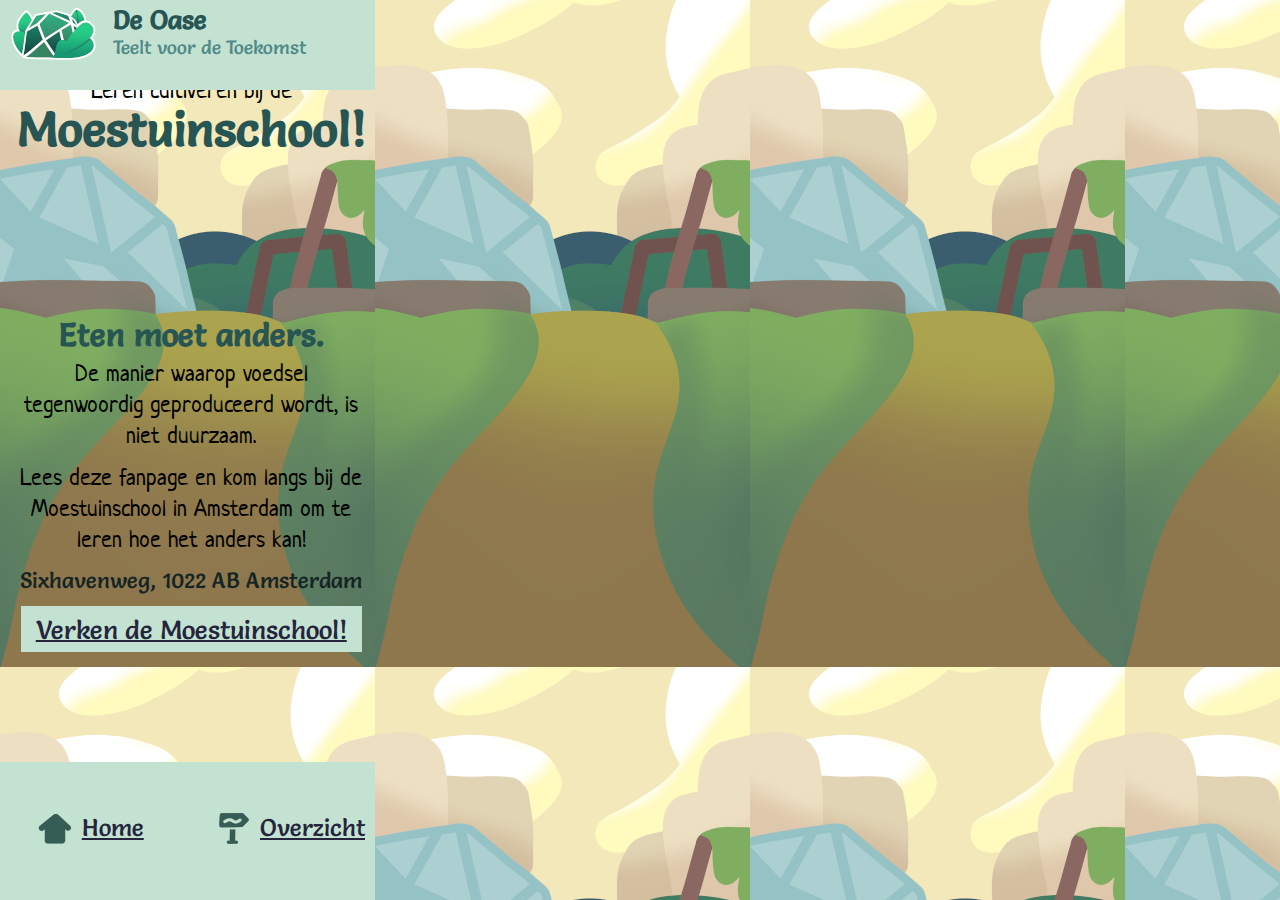
<file: index.html>
<!DOCTYPE html>
<html lang="nl">
    <head>
        <title>De Oase - Home</title>
        <meta charset="utf-8">
        <meta name="viewport" content="width=375, initial-scale=1">
        <link rel='stylesheet' href="style.css">
    </head>
    <body class="home">
        <header>
            <a href="index.html"><img src="afb/koepellogo_klein.png" alt="Het logo: een bolvormige kas, omringd door planten."></a>
            <div>
                <h1>De Oase</h1>
                <p>Teelt voor de Toekomst</p>
            </div>
        </header>
        <main>
            <p>Leren cultiveren bij de</p>
            <h2>Moestuinschool!</h2>
            <section>
                <h3>Eten moet anders.</h3>
                <p>De manier waarop voedsel tegenwoordig geproduceerd wordt, is niet duurzaam.</p>
                <p>Lees deze fanpage en kom langs bij de Moestuinschool in Amsterdam om te leren hoe het anders kan!</p>
                <p>Sixhavenweg, 1022 AB Amsterdam</p>
            </section>
            <a href="overzicht.html">Verken de Moestuinschool!</a>
        </main>
        <footer>
            <nav>
                <ul>
                        <li><a href="overzicht.html"><img src="afb/ico_home.png" alt="Een home-icoontje van een huis."></a></li>
                        <li><a href="index.html">Home</a></li>
                        <li><a href="overzicht.html"><img src="afb/ico_verkennen.png" alt="Een icoontje van een weg-wijs bordje."></a></li>
                        <li><a href="overzicht.html">Overzicht</a></li>
                </ul>
            </nav>
        </footer>
    </body>
</html>
</file>
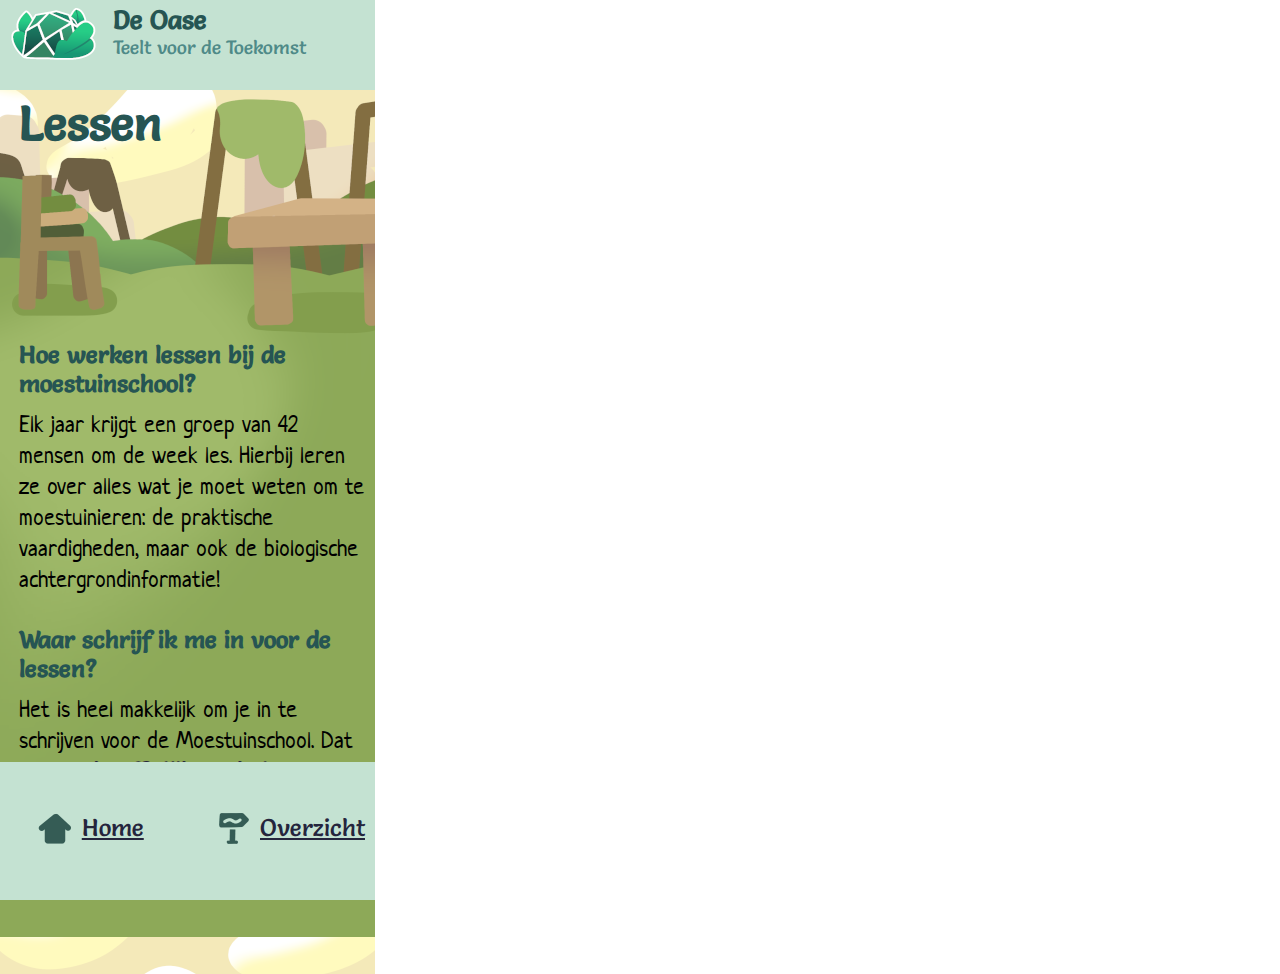
<file: d_lessen.html>
<!DOCTYPE html>
<html lang="nl">
    <head>
        <title>De Oase - Lessen</title>
        <meta charset="utf-8">
        <meta name="viewport" content="width=375, initial-scale=1">
        <link rel='stylesheet' href="style.css">
    </head>
    <body class="detail">
        <header>
            <a href="index.html"><img src="afb/koepellogo_klein.png" alt="Het logo: een bolvormige kas, omringd door planten."></a>
            <div>
                <h1>De Oase</h1>
                <p>Teelt voor de Toekomst</p>
            </div>
        </header>
        <main class="lessen">
            <h2>Lessen</h2>
            <article>
                <h3>Hoe werken lessen bij de moestuinschool?</h3>
                <p>Elk jaar krijgt een groep van 42 mensen om de week les. Hierbij leren ze over alles wat je moet weten om te moestuinieren: de praktische vaardigheden, maar ook de biologische achtergrondinformatie!</p>
                <h3>Waar schrijf ik me in voor de lessen?</h3>
                <p>Het is heel makkelijk om je in te schrijven voor de Moestuinschool. Dat kan via <a href="https://www.moestuinschoolamsterdam.nl/">de officiële website</a>, volg daar alle stappen en veel plezier!</p>
            </article>
            <a href="overzicht.html">Terug naar Overzicht</a>
        </main>
        <footer>
            <nav>
                <ul>
                        <li><a href="overzicht.html"><img src="afb/ico_home.png" alt="Een home-icoontje van een huis."></a></li>
                        <li><a href="index.html">Home</a></li>
                        <li><a href="overzicht.html"><img src="afb/ico_verkennen.png" alt="Een icoontje van een weg-wijs bordje."></a></li>
                        <li><a href="overzicht.html">Overzicht</a></li>
                </ul>
            </nav>
        </footer>
    </body>
</html>
</file>
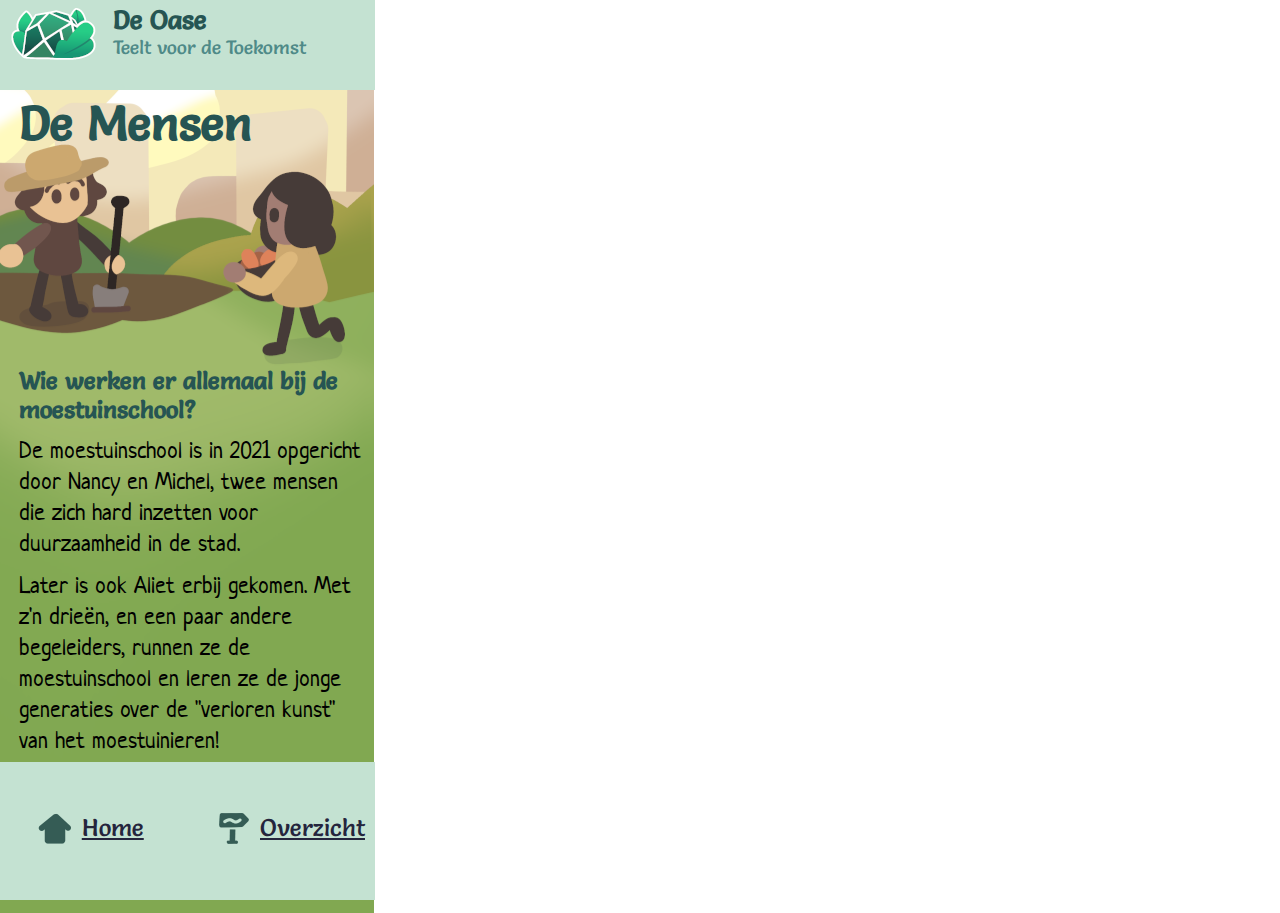
<file: d_mensen.html>
<!DOCTYPE html>
<html lang="nl">
    <head>
        <title>De Oase - Mensen</title>
        <meta charset="utf-8">
        <meta name="viewport" content="width=375, initial-scale=1">
        <link rel='stylesheet' href="style.css">
    </head>
    <body class="detail">
        <header>
            <a href="index.html"><img src="afb/koepellogo_klein.png" alt="Het logo: een bolvormige kas, omringd door planten."></a>
            <div>
                <h1>De Oase</h1>
                <p>Teelt voor de Toekomst</p>
            </div>
        </header>
        <main class="mensen">
            <h2>De Mensen</h2>
            <article>
                <h3>Wie werken er allemaal bij de moestuinschool?</h3>
                <p>De moestuinschool is in 2021 opgericht door Nancy en Michel, twee mensen die zich hard inzetten voor duurzaamheid in de stad.</p>
                <p>Later is ook Aliet erbij gekomen. Met z'n drieën, en een paar andere begeleiders, runnen ze de moestuinschool en leren ze de jonge generaties over de "verloren kunst" van het moestuinieren!</p>
            </article>
            <a href="overzicht.html">Terug naar Overzicht</a>
        </main>
        <footer>
            <nav>
                <ul>
                        <li><a href="overzicht.html"><img src="afb/ico_home.png" alt="Een home-icoontje van een huis."></a></li>
                        <li><a href="index.html">Home</a></li>
                        <li><a href="overzicht.html"><img src="afb/ico_verkennen.png" alt="Een icoontje van een weg-wijs bordje."></a></li>
                        <li><a href="overzicht.html">Overzicht</a></li>
                </ul>
            </nav>
        </footer>
    </body>
</html>
</file>
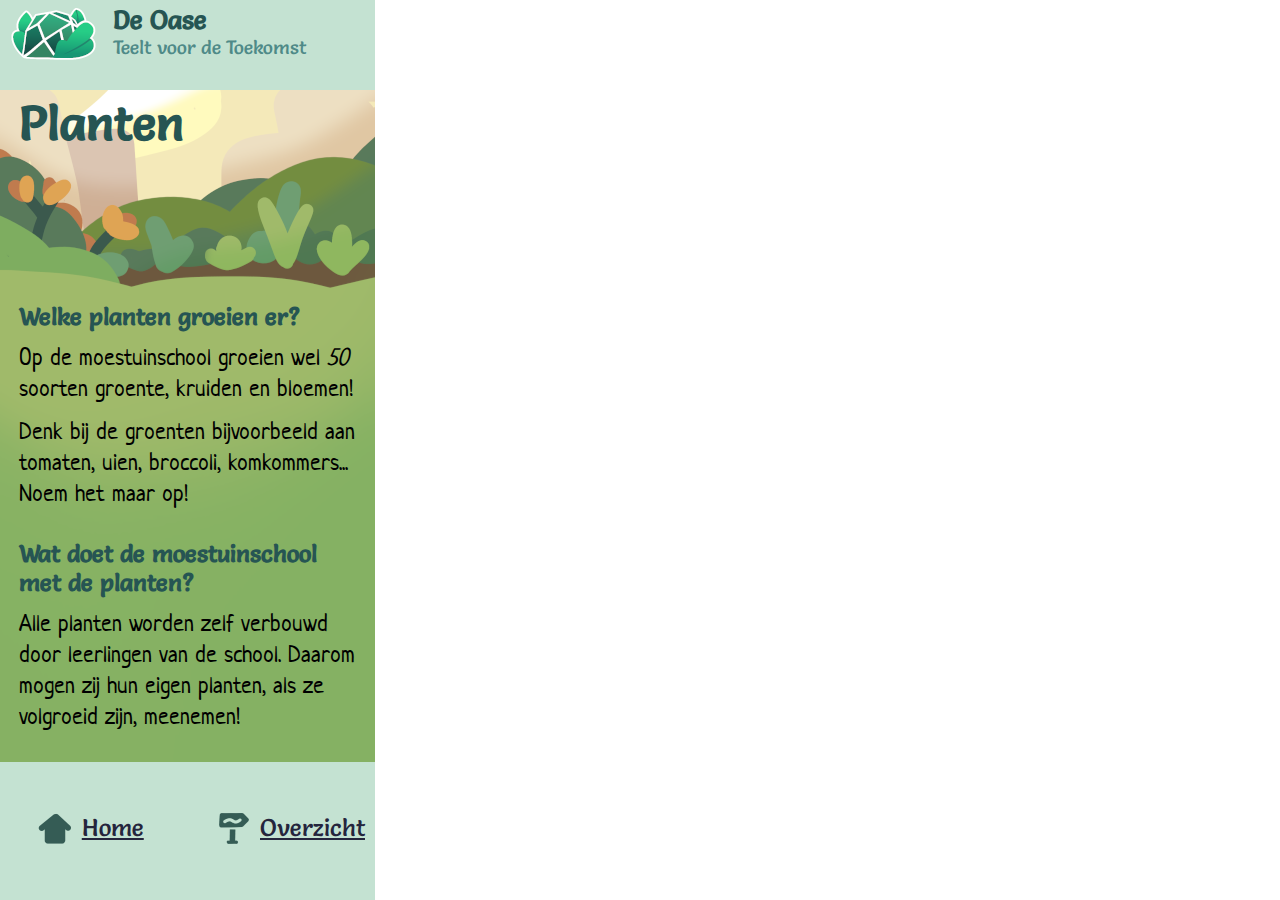
<file: d_planten.html>
<!DOCTYPE html>
<html lang="nl">
    <head>
        <title>De Oase - Planteb</title>
        <meta charset="utf-8">
        <meta name="viewport" content="width=375, initial-scale=1">
        <link rel='stylesheet' href="style.css">
    </head>
    <body class="detail">
        <header>
            <a href="index.html"><img src="afb/koepellogo_klein.png" alt="Het logo: een bolvormige kas, omringd door planten."></a>
            <div>
                <h1>De Oase</h1>
                <p>Teelt voor de Toekomst</p>
            </div>
        </header>
        <main class="planten">
            <h2>Planten</h2>
            <article>
                <h3>Welke planten groeien er?</h3>
                <p>Op de moestuinschool groeien wel <em>50</em> soorten groente, kruiden en bloemen!</p>
                <p>Denk bij de groenten bijvoorbeeld aan tomaten, uien, broccoli, komkommers... Noem het maar op!</p>
                <h3>Wat doet de moestuinschool met de planten?</h3>
                <p>Alle planten worden zelf verbouwd door leerlingen van de school. Daarom mogen zij hun eigen planten, als ze volgroeid zijn, meenemen!</p>
            </article>
            <a href="overzicht.html">Terug naar Overzicht</a>
        </main>
        <footer>
            <nav>
                <ul>
                        <li><a href="overzicht.html"><img src="afb/ico_home.png" alt="Een home-icoontje van een huis."></a></li>
                        <li><a href="index.html">Home</a></li>
                        <li><a href="overzicht.html"><img src="afb/ico_verkennen.png" alt="Een icoontje van een weg-wijs bordje."></a></li>
                        <li><a href="overzicht.html">Overzicht</a></li>
                </ul>
            </nav>
        </footer>
    </body>
</html>
</file>
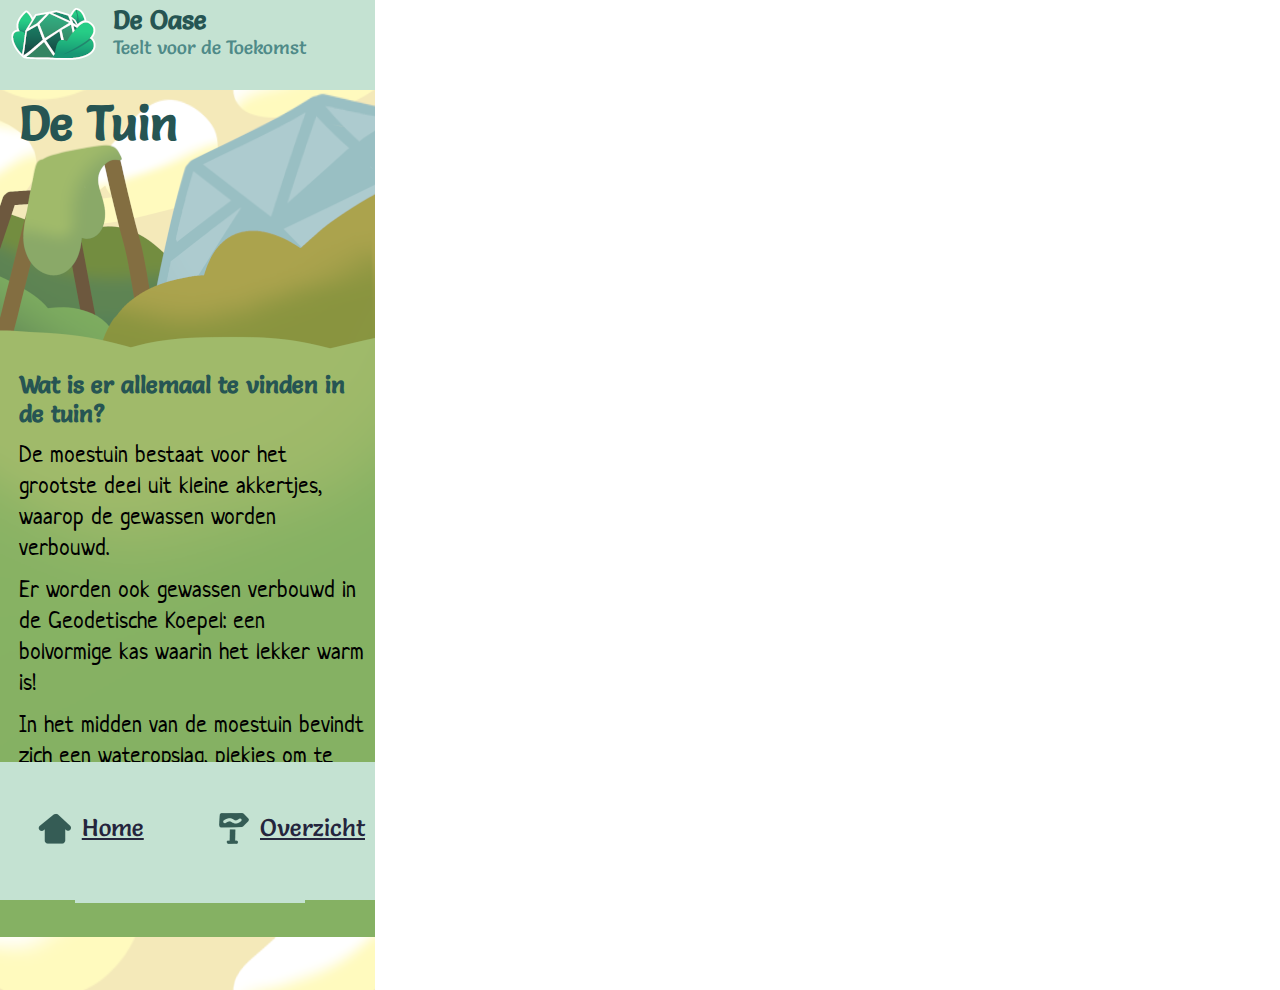
<file: d_tuin.html>
<!DOCTYPE html>
<html lang="nl">
    <head>
        <title>De Oase - Tuin</title>
        <meta charset="utf-8">
        <meta name="viewport" content="width=375, initial-scale=1">
        <link rel='stylesheet' href="style.css">
    </head>
    <body class="detail">
        <header>
            <a href="index.html"><img src="afb/koepellogo_klein.png" alt="Het logo: een bolvormige kas, omringd door planten."></a>
            <div>
                <h1>De Oase</h1>
                <p>Teelt voor de Toekomst</p>
            </div>
        </header>
        <main class="tuin">
            <h2>De Tuin</h2>
            <article>
                <h3>Wat is er allemaal te vinden in de tuin?</h3>
                <p>De moestuin bestaat voor het grootste deel uit kleine akkertjes, waarop de gewassen worden verbouwd.</p>
                <p>Er worden ook gewassen verbouwd in de Geodetische Koepel: een bolvormige kas waarin het lekker warm is!</p>  
                <p>In het midden van de moestuin bevindt zich een wateropslag, plekjes om te zitten, en er zijn kisten om spullen in op te slaan.</p>              
            </article>
            <a href="overzicht.html">Terug naar Overzicht</a>
        </main>
        <footer>
            <nav>
                <ul>
                        <li><a href="overzicht.html"><img src="afb/ico_home.png" alt="Een home-icoontje van een huis."></a></li>
                        <li><a href="index.html">Home</a></li>
                        <li><a href="overzicht.html"><img src="afb/ico_verkennen.png" alt="Een icoontje van een weg-wijs bordje."></a></li>
                        <li><a href="overzicht.html">Overzicht</a></li>
                </ul>
            </nav>
        </footer>
    </body>
</html>
</file>
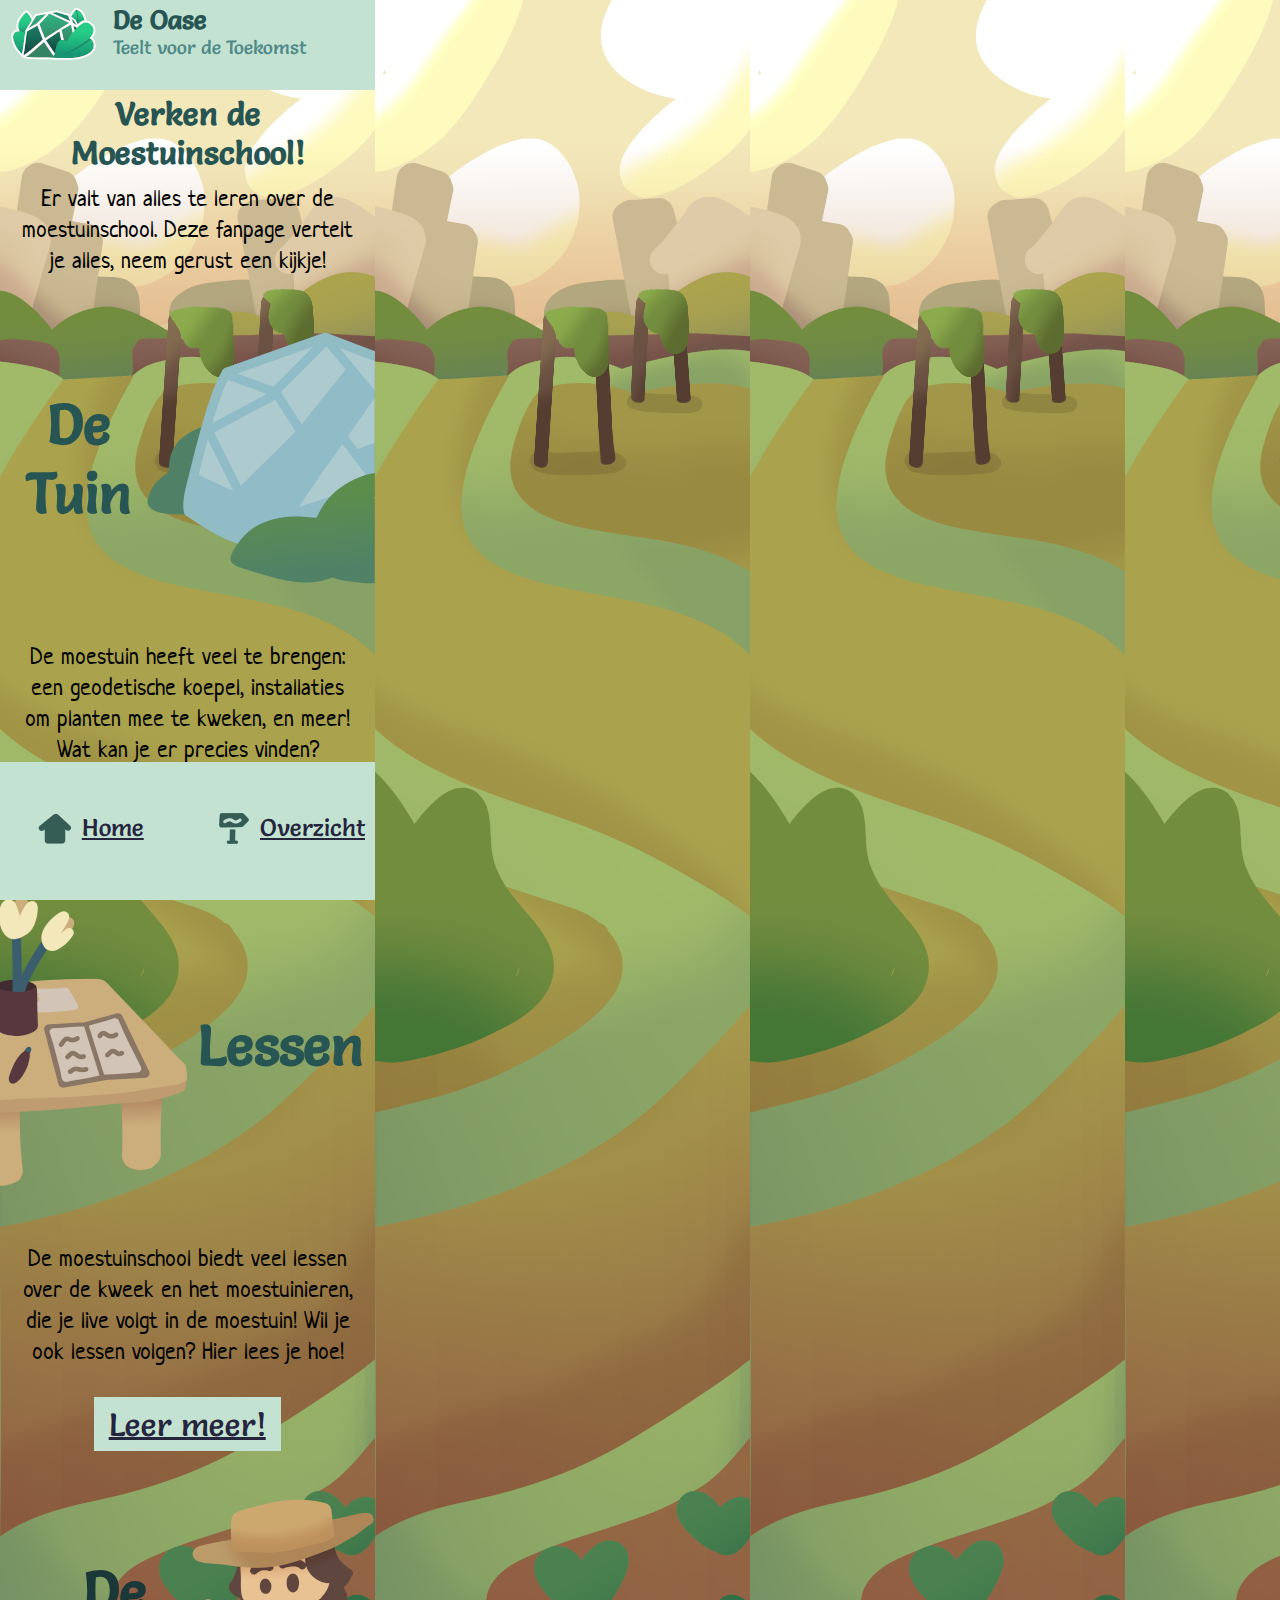
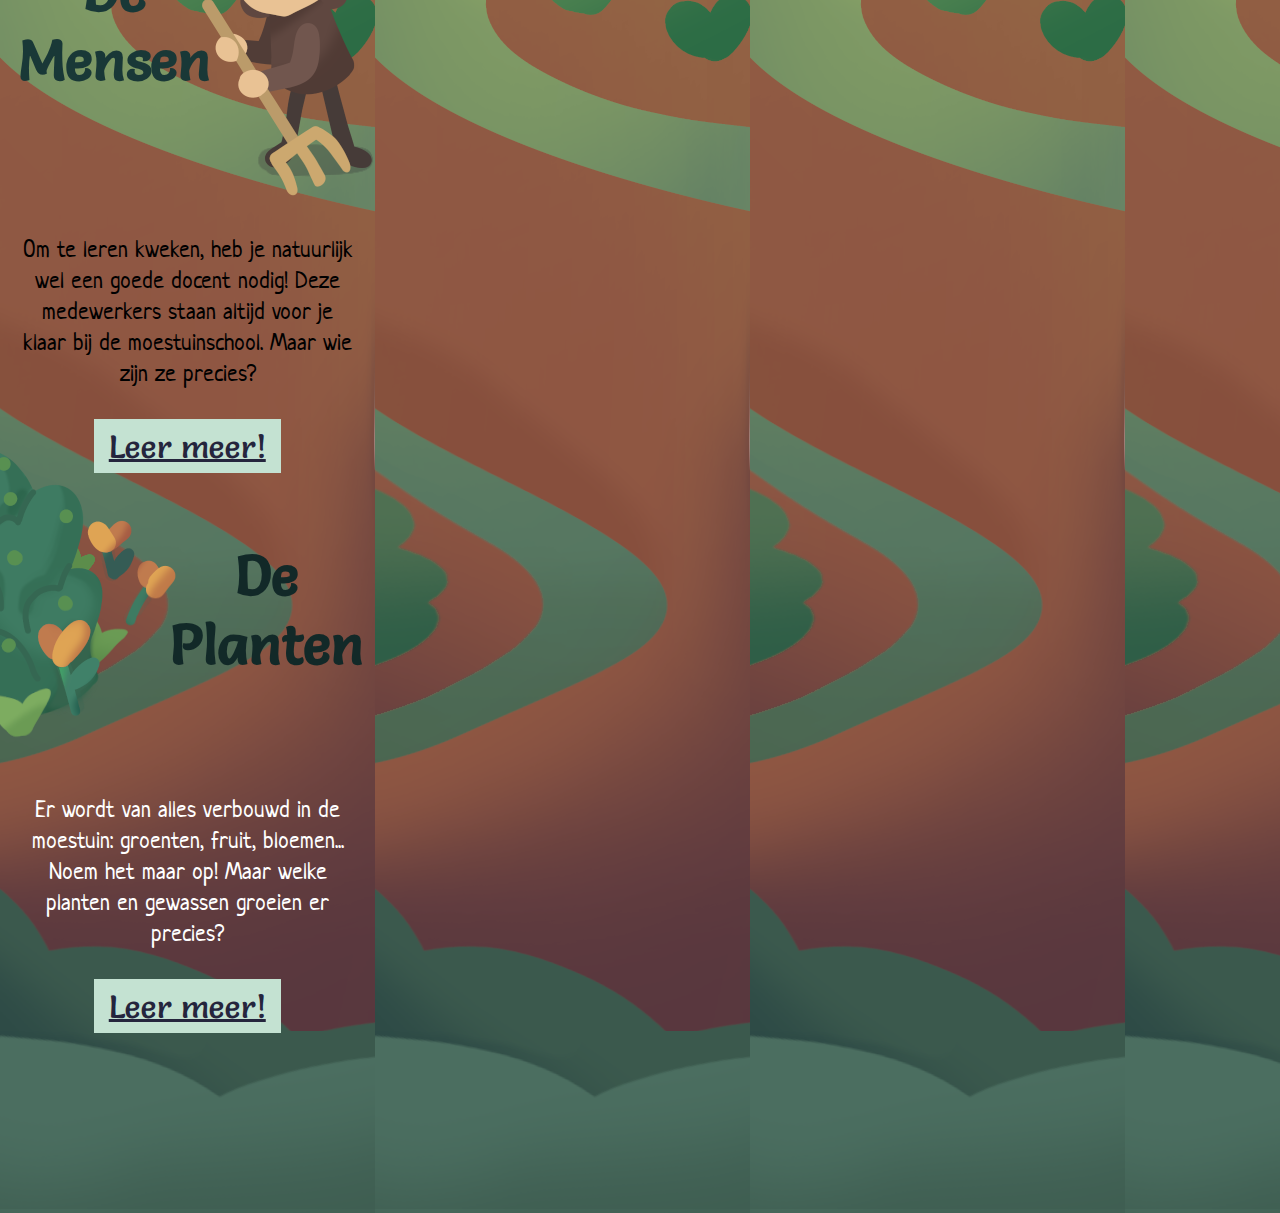
<file: overzicht.html>
<!DOCTYPE html>
<html lang="nl">
    <head>
        <title>De Oase - Overzicht</title>
        <meta charset="utf-8">
        <meta name="viewport" content="width=375, initial-scale=1">
        <link rel='stylesheet' href="style.css">
    </head>
    <body class="overzicht">
        <header>
            <a href="index.html"><img src="afb/koepellogo_klein.png" alt="Het logo: een bolvormige kas, omringd door planten."></a>
            <div>
                <h1>De Oase</h1>
                <p>Teelt voor de Toekomst</p>
            </div>
        </header>
        <main>
            <h2>Verken de Moestuinschool!</h2>
            <p>Er valt van alles te leren over de moestuinschool. Deze fanpage vertelt je alles, neem gerust een kijkje!</p>
            <section>
                <div>
                    <h3>De Tuin</h3>
                    <img src="afb/tuin_koepel1.png" alt="Een bolvormige kas die op een stuk akkerland staat.">
                </div>
                <p>De moestuin heeft veel te brengen: een geodetische koepel, installaties om planten mee te kweken, en meer! Wat kan je er precies vinden?</p>
                <a href="d_tuin.html">Leer meer!</a>
            </section>
            <section>
                <div>
                    <h3>Lessen</h3>                
                    <img src="afb/tuin_tafel1.png" alt="Een tafel met een boek en potloden erop, waar je kan gaan zitten om te leren!">
                </div>                    
                <p>De moestuinschool biedt veel lessen over de kweek en het moestuinieren, die je live volgt in de moestuin! Wil je ook lessen volgen? Hier lees je hoe!</p>
                <a href="d_lessen.html">Leer meer!</a>
           </section>
           <section>
                <div>
                    <h3>De Mensen</h3>
                    <img src="afb/tuin_tuinier1.png" alt="Een man die in de tuin staat te harken.">
                </div>    
                <p>Om te leren kweken, heb je natuurlijk wel een goede docent nodig! Deze medewerkers staan altijd voor je klaar bij de moestuinschool. Maar wie zijn ze precies?</p>
                <a href="d_mensen.html">Leer meer!</a>          
            </section>
            <section>
                <div>
                    <h3>De Planten</h3>
                    <img src="afb/tuin_plant1.png" alt="Een struik met besjes, omringd door bloemen en kleine gewasjes.">
                </div>
                <p>Er wordt van alles verbouwd in de moestuin: groenten, fruit, bloemen... Noem het maar op! Maar welke planten en gewassen groeien er precies?</p>
                <a href="d_planten.html">Leer meer!</a>
            </section>
        </main>
        <footer>
            <nav>
                <ul>
                        <li><a href="overzicht.html"><img src="afb/ico_home.png" alt="Een home-icoontje van een huis."></a></li>
                        <li><a href="index.html">Home</a></li>
                        <li><a href="overzicht.html"><img src="afb/ico_verkennen.png" alt="Een icoontje van een weg-wijs bordje."></a></li>
                        <li><a href="overzicht.html">Overzicht</a></li>
                </ul>
            </nav>
        </footer>
    </body>
</html>
</file>
<file: style.css>
/*////////////////////////basis/////////////////////////////*/

  @import url('https://fonts.googleapis.com/css2?family=Salsa&display=swap');
  @import url('https://fonts.googleapis.com/css2?family=Neucha&family=Salsa&display=swap');

h1,h2,h3,h4,h5{
    font-size: 1.0em;
    font-family: 'Salsa', cursive;
    color:rgb(38, 85, 83)
}

h2{
    font-size: 2em;
    margin: 3%;
}

h3{
    font-size: 3.5em;
    margin: 3%;
}

h4{
    font-size: 1.5em;
    margin: 3%;
    font-family: 'Neucha', cursive;
}
p{
    font-family: 'Neucha', cursive;
    font-size: 1.5em;
    margin: 3%;
}

a{
    font-family: 'Salsa', cursive;
}

main{
    width: 100%;
}

body{
    max-width: 375px;
    max-height: 667px;
    margin: 0%;
}

html{
    max-width: 100%;
}

a {
    color: rgb(37, 37, 61);
  }

a:visited {
    color: rgb(78, 78, 114);
  }

@keyframes verschijn {
    0% { opacity: 0;}
    100% { opacity: 1;}
  }
/*////////////////////////overzicht/////////////////////////////*/



.overzicht{
    background-image: url("afb/tuin_achter1.png")
}

.overzicht h3{
    margin-top: 15%;
    text-align: center;
    animation: verschijn 1s;
}

.overzicht main>section:nth-of-type(1) h3{
    margin-right: 10%;
}

.overzicht main section div{
    display: flex;
    flex-direction: row;
}
.overzicht main>section:nth-of-type(4){
    margin-bottom: 100%;
    color: white;
}
.overzicht h2{
    text-align: center;
    margin-top: 10%;
    animation: verschijn 0.5s;
}
.overzicht main section>a{
    background-color: rgb(196, 226, 210);
    margin-left: 25%;
    margin-top: 50%;
    padding: 2%;
    padding-left: 4%;
    padding-right: 4%;
    font-size: 2em;
}

.overzicht main p{
    margin-left: 5%;
    margin-right: 5%;
    text-align: center;
    margin-bottom: 10%;
    animation: verschijn 2s;
}

.overzicht main section:nth-of-type(odd) img{
    margin-right: 0%;
    margin-left: 9%;
}

.overzicht main section:nth-of-type(even) img{
    margin-right: 0%;
    margin-left: 2%;
}

.overzicht>main>section:nth-of-type(1)>div>img{
    margin-right: 0%;
    margin-left: -10%;
}

.overzicht>main>section:nth-of-type(3)>div>img{
    margin-right: 0%;
    margin-left: -10%;
}

.overzicht main section:nth-of-type(even) div{
    flex-direction: row-reverse;
}

.overzicht main{
    padding-top: 15%;
}

.overzicht main>section{
margin-top: 15%;
}

.overzicht main>section>div{
    margin-bottom: 15%;
}

.overzicht main>section:nth-of-type(3)>p{
    margin-top: -5%;
}

.overzicht main>section:nth-of-type(3)>div>h3{
    color:rgb(25, 56, 55)
}
.overzicht main>section:nth-of-type(2)>div>h3{
   margin-top: 30%;
}

.overzicht main>section:nth-of-type(4)>div{
    margin-top: -20%;
}
.overzicht main>section:nth-of-type(4)>div>h3{
    margin-top: 25%;
    color: rgb(18, 41, 40)
}

.overzicht main>section:nth-of-type(4) img{
    margin-right: -10%;
}


.overzicht main>section:nth-of-type(4){
    padding-bottom: 50%;
}

.overzicht header p{
    margin-left: 5%;
}


/*////////////////////////achtergronden/////////////////////////////*/


.home{
    background-image: url("afb/landing_achter1.png");
    width: 100%;
}

.tuin{
    background-image: url("afb/det_koepachter1.png");
    width: 100%;
}
.mensen{
    background-image: url("afb/det_mensenachter1.png");
    width: 100%;
}
.planten{
    background-image: url("afb/det_plantachter1.png");
    width: 100%;
}
.lessen{
    background-image: url("afb/det_lessenachter1.png");
    width: 100%;
}

/*////////////////////////detailpaginas/////////////////////////////*/

.detail{
    padding-top: 2%;
}

.detail h2{
    padding-top: 15%;
    margin-left: 5%;
    font-size: 3em;
    animation: verschijn 1s;
}

.detail h3{
    margin-left: 5%;
    font-size: 1.5em;
    padding-top: 5%;
}

.detail p{
    margin-left: 5%;
}

.detail main{
    padding-bottom: 25%;
}


.detail main>a{
    background-color: rgb(196, 226, 210);
    margin-left: 20%;
    margin-top: 50%;
    padding: 2%;
    padding-left: 4%;
    padding-right: 4%;
    font-size: 1.3em;
}

.detail main article{
    margin-top: 35%;
    margin-bottom: 10%;
}

.tuin article{
    padding-top: 15%;
}

.lessen article{
    padding-top: 7%;
}

.mensen article{
    padding-top: 14%;
}
/*////////////////////////home/////////////////////////////*/

.home>main{
    margin-top: 20%;
    margin-left: 1%;
    margin-right: 5%;
    text-align: center;
}

.home>main>h2{
    font-size: 3em;
    margin-top: -5%;
    animation: verschijn 1s;
}

.home>main h3{
    font-size: 2em;
    margin-bottom: -2%;
}

.home>main>section{
    margin-top: 42%;
    margin-bottom: 5%;
}


.home>main>section>p:nth-of-type(3){
    font-family: 'Salsa', cursive;
    color:rgb(21, 37, 37);
    font-size: 1.4em;
}

.home main a{
    background-color: rgb(196, 226, 210);
    padding: 2%;
    padding-left: 4%;
    padding-right: 4%;
    font-size: 1.6em;
}

.home header p{
    margin-left: 5%;
}

/*////////////////////////header/////////////////////////////*/

header{
    display: flex;
    justify-content: left;
    background-color: rgb(196, 226, 210);
    height: 10%;
    width: 100%;
    position: fixed;
    top: 0%;
    max-width: 375px;

}
header p{
    padding-top: 0%;
    margin-left: -5%;
    margin-top: 0%;
    font-size: 1.2em;
    color:rgb(79, 138, 136);
    font-family: 'Salsa', cursive;
    width: 100%;
}

header a{
    margin: 2%;
    margin-left: 3%;
}

header h1{
    padding: 2%;
    margin-top: 0%;
    margin-left: 3%;
    margin-bottom: 0%;  
    padding-bottom: 0%;
    font-size: 1.6em;
    color:rgb(38, 85, 83)
}

header>div{
    display: flex;
    flex-direction: column;
}

/*//////////////////footer//////////////////*/

footer{
    position: fixed;
    bottom: 0;
    width: 100%;
    height: 4%;
    padding-bottom: 10%;
    padding-top: 4%;
    max-width: 375px;
    font-size: 1.5em;
}

footer li:nth-of-type(odd){
    margin-left: 10%;
    margin-right: 3%;
}

footer li:nth-of-type(2){
    margin-right: 10%;
}

footer li:nth-of-type(4){
    margin-right: 10%;
}
ul{
    position: fixed;
    bottom: 0;
    display: flex;
    justify-content: space-evenly;
    background-color: rgb(196, 226, 210);
    width: 100%;
    height: 4%;
    padding-bottom: 4%;
    padding-top: 4%;
    list-style-type: none;
    margin-bottom: 0%;
    max-width: 375px;
    padding-left: 0%;
}
</file>
